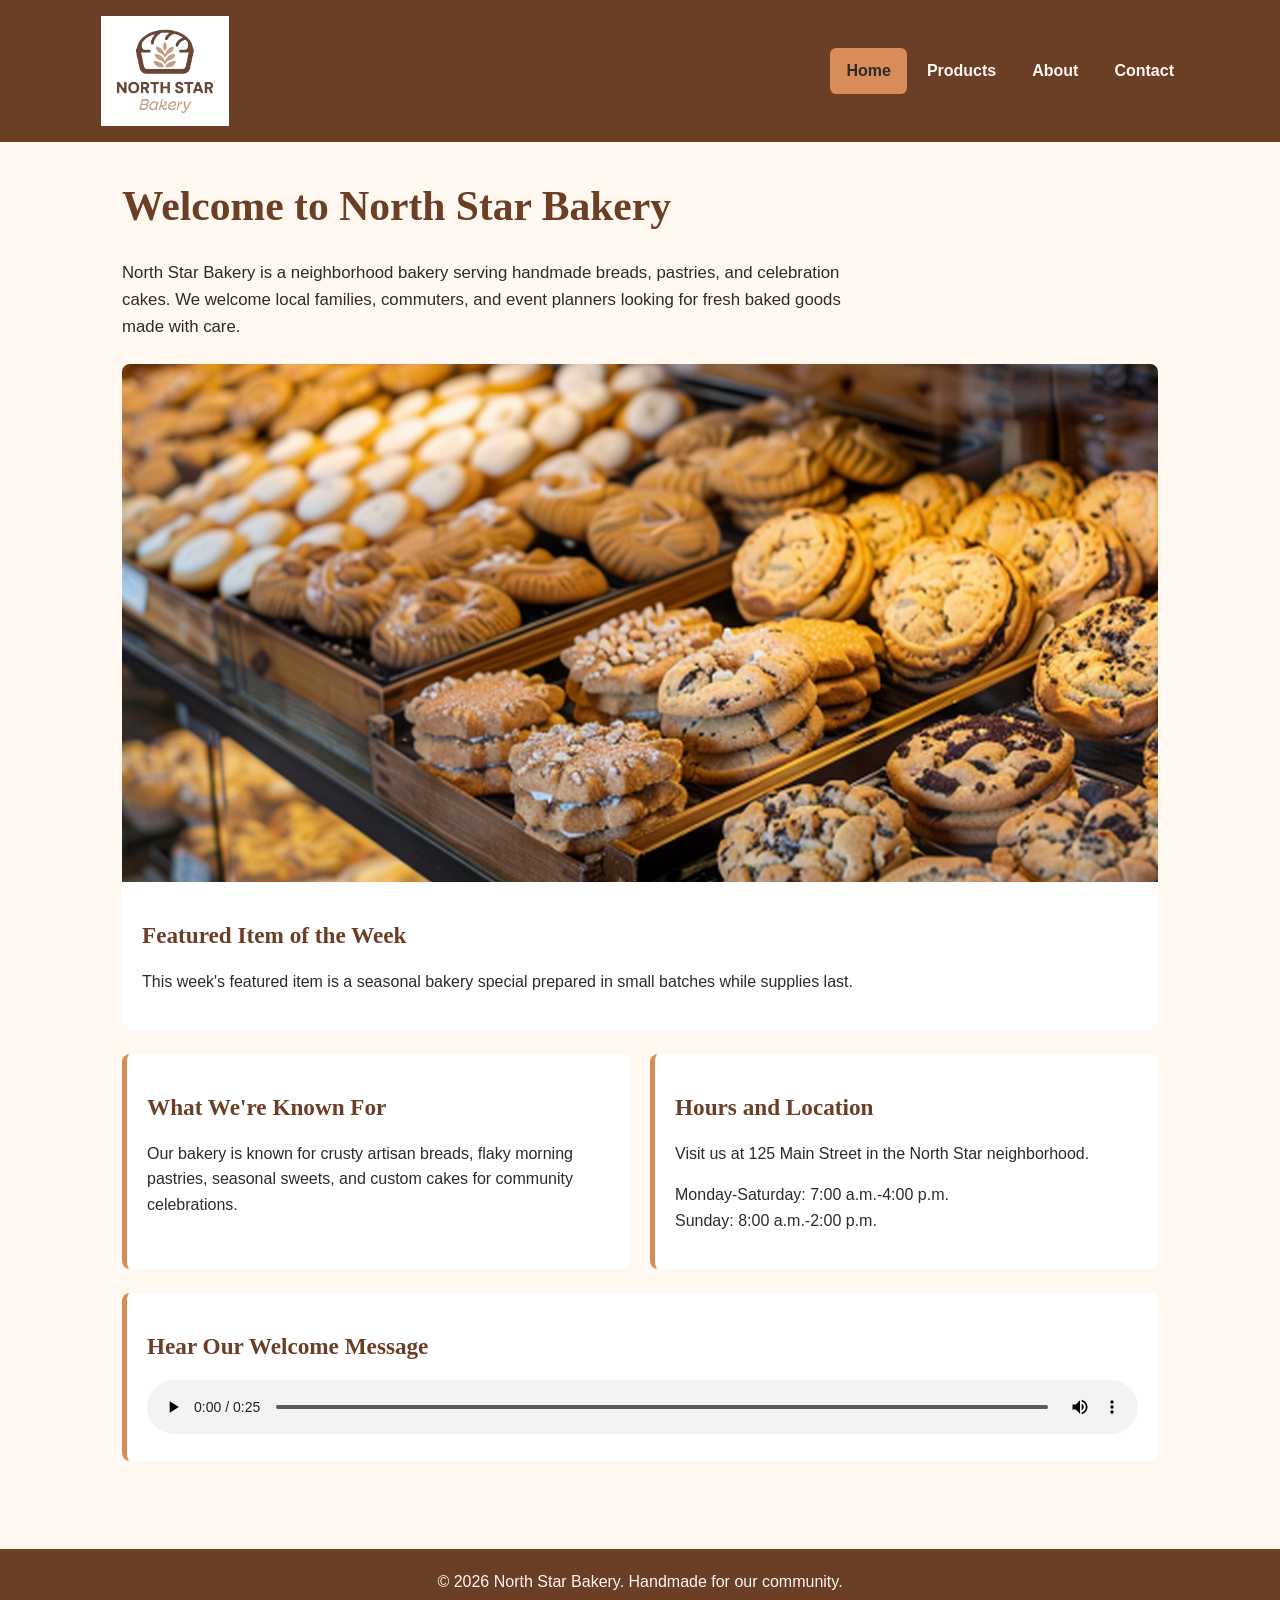
<file: index.html>
<!DOCTYPE html>
<html lang="en">
<head>
    <meta charset="UTF-8">
    <meta name="viewport" content="width=device-width, initial-scale=1.0">
    <title>North Star Bakery | Home</title>
    <link rel="stylesheet" href="styles.css">
</head>
<body>
    <a class="skip-link" href="#main-content">Skip to main content</a>
    <header>
        <div class="header-inner">
            <img class="logo" src="Bakery_c/bakery-logo_c.png" alt="North Star Bakery logo">
            <nav aria-label="Main navigation">
                <ul>
                    <li><a href="index.html" aria-current="page">Home</a></li>
                    <li><a href="products.html">Products</a></li>
                    <li><a href="about.html">About</a></li>
                    <li><a href="contact.html">Contact</a></li>
                </ul>
            </nav>
        </div>
    </header>

    <main id="main-content">
        <h1>Welcome to North Star Bakery</h1>
        <p class="page-intro">North Star Bakery is a neighborhood bakery serving handmade breads, pastries, and celebration cakes. We welcome local families, commuters, and event planners looking for fresh baked goods made with care.</p>

        <section class="hero">
            <picture>
                <source media="(min-width: 800px)" srcset="Bakery_c/bakery-feature-large_c.png">
                <img src="Bakery_c/bakery-feature-small_c.png" alt="Freshly baked featured pastry from North Star Bakery">
            </picture>
            <div class="hero-copy">
                <h2>Featured Item of the Week</h2>
                <p>This week's featured item is a seasonal bakery special prepared in small batches while supplies last.</p>
            </div>
        </section>

        <div class="flex-group">
            <section class="card">
                <h2>What We're Known For</h2>
                <p>Our bakery is known for crusty artisan breads, flaky morning pastries, seasonal sweets, and custom cakes for community celebrations.</p>
            </section>
            <section class="card">
                <h2>Hours and Location</h2>
                <p>Visit us at 125 Main Street in the North Star neighborhood.</p>
                <p>Monday-Saturday: 7:00 a.m.-4:00 p.m.<br>Sunday: 8:00 a.m.-2:00 p.m.</p>
            </section>
        </div>

        <section>
            <h2>Hear Our Welcome Message</h2>
            <audio controls>
                <source src="Bakery_c/bakery-welcome_c.mp3" type="audio/mpeg">
                Your browser does not support the audio element. Please contact North Star Bakery for information about our products and services.
            </audio>
        </section>
    </main>

    <footer><p>&copy; 2026 North Star Bakery. Handmade for our community.</p></footer>
</body>
</html>
</file>
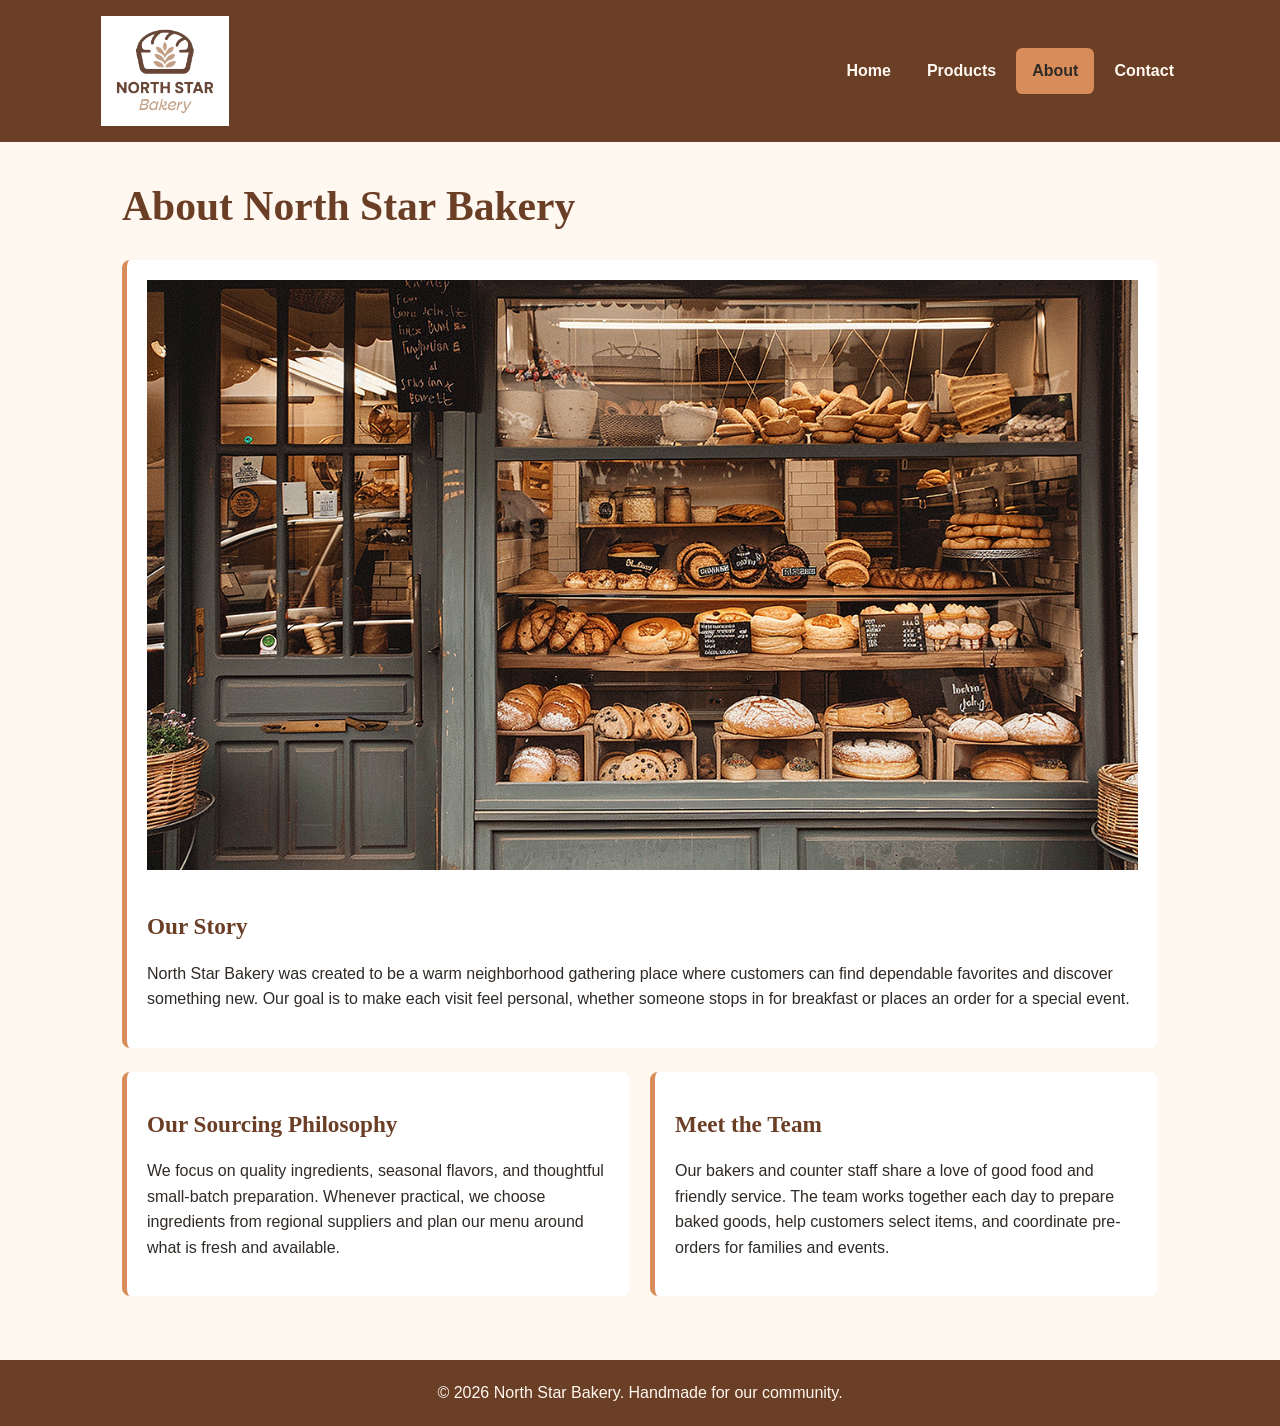
<file: about.html>
<!DOCTYPE html>
<html lang="en">
<head>
    <meta charset="UTF-8">
    <meta name="viewport" content="width=device-width, initial-scale=1.0">
    <title>North Star Bakery | About</title>
    <link rel="stylesheet" href="styles.css">
</head>
<body>
    <a class="skip-link" href="#main-content">Skip to main content</a>
    <header><div class="header-inner">
        <img class="logo" src="Bakery_c/bakery-logo_c.png" alt="North Star Bakery logo">
        <nav aria-label="Main navigation"><ul>
            <li><a href="index.html">Home</a></li><li><a href="products.html">Products</a></li><li><a href="about.html" aria-current="page">About</a></li><li><a href="contact.html">Contact</a></li>
        </ul></nav>
    </div></header>

    <main id="main-content">
        <h1>About North Star Bakery</h1>
        <section class="media-split">
            <img src="Bakery_c/bakery-storefront_c.png" alt="Exterior storefront of North Star Bakery welcoming neighborhood customers">
            <div><h2>Our Story</h2><p>North Star Bakery was created to be a warm neighborhood gathering place where customers can find dependable favorites and discover something new. Our goal is to make each visit feel personal, whether someone stops in for breakfast or places an order for a special event.</p></div>
        </section>

        <div class="flex-group">
            <section class="card"><h2>Our Sourcing Philosophy</h2><p>We focus on quality ingredients, seasonal flavors, and thoughtful small-batch preparation. Whenever practical, we choose ingredients from regional suppliers and plan our menu around what is fresh and available.</p></section>
            <section class="card"><h2>Meet the Team</h2><p>Our bakers and counter staff share a love of good food and friendly service. The team works together each day to prepare baked goods, help customers select items, and coordinate pre-orders for families and events.</p></section>
        </div>
    </main>
    <footer><p>&copy; 2026 North Star Bakery. Handmade for our community.</p></footer>
</body>
</html>
</file>
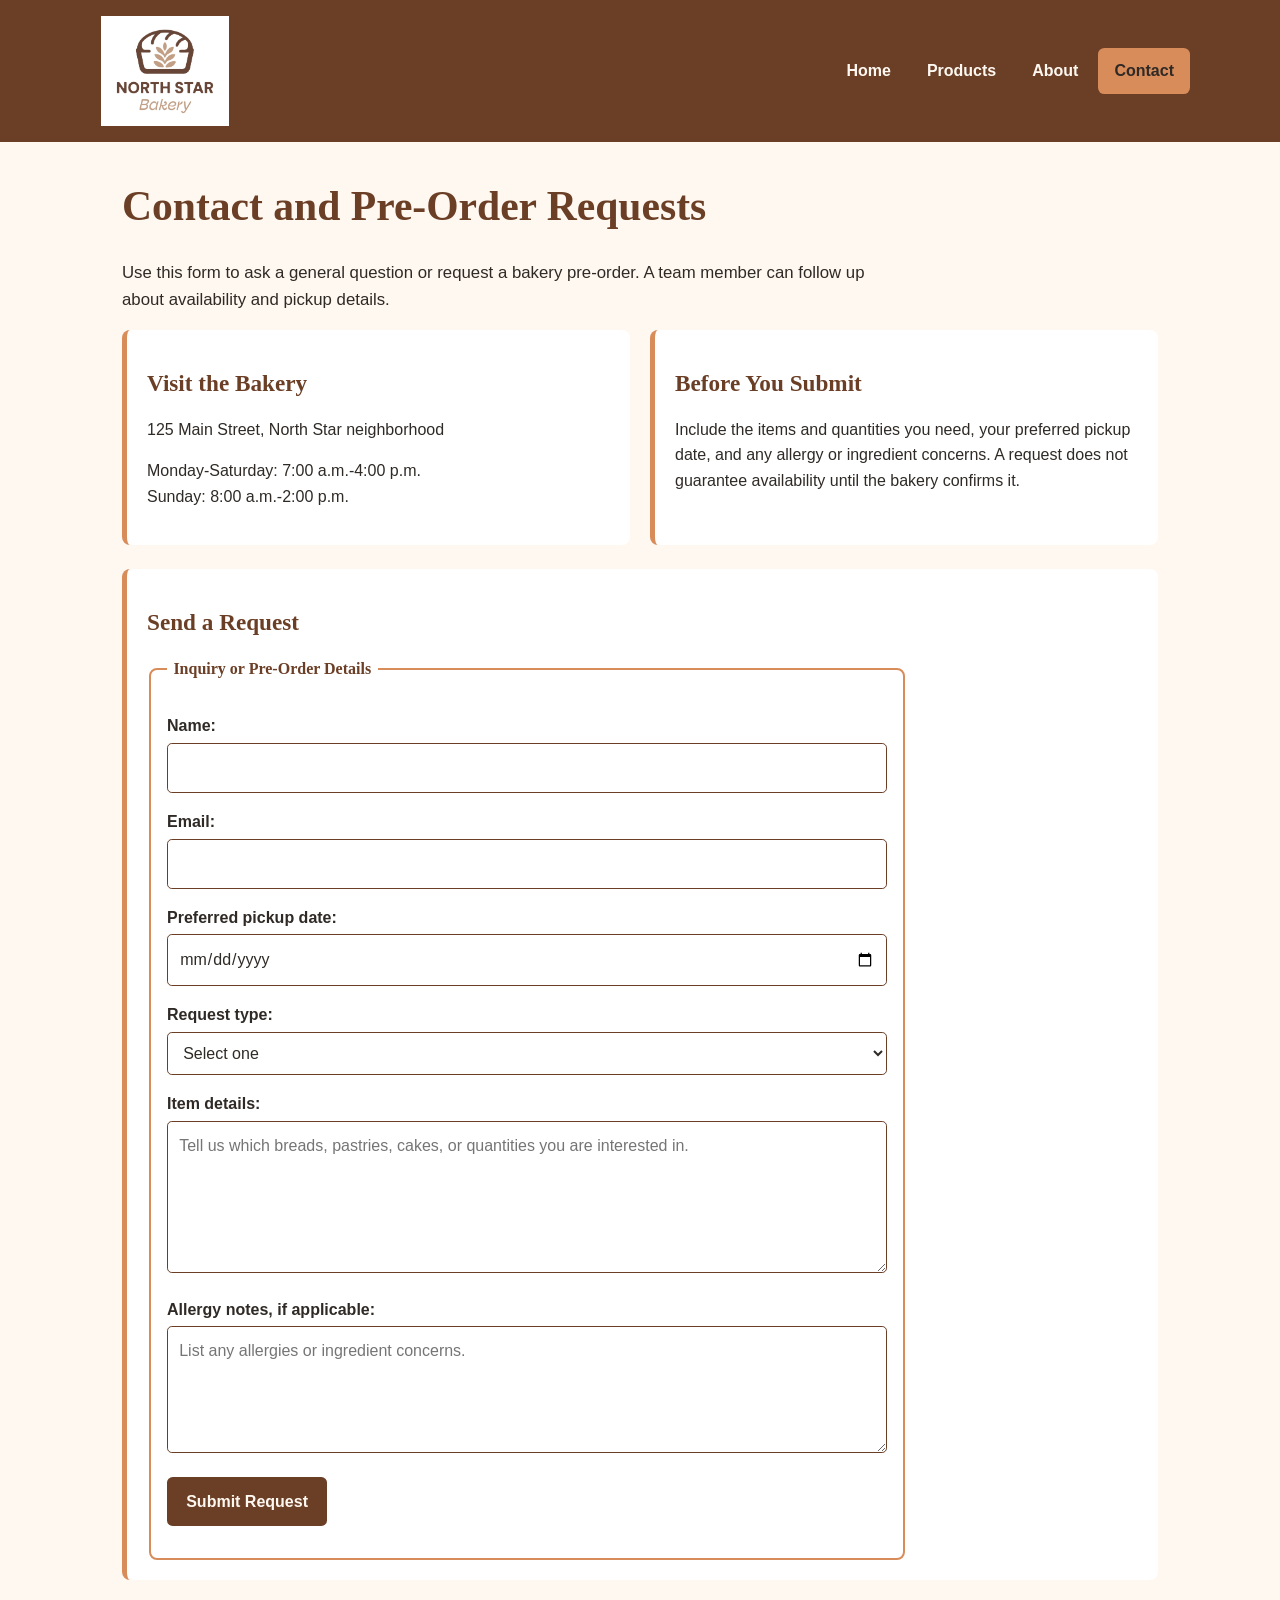
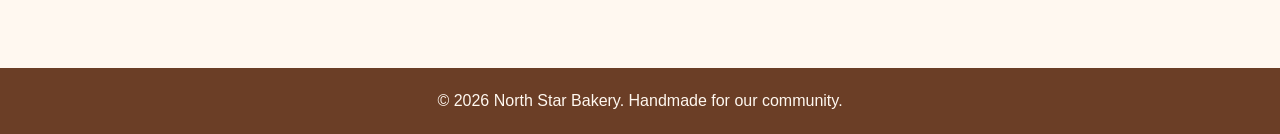
<file: contact.html>
<!DOCTYPE html>
<html lang="en">
<head>
    <meta charset="UTF-8">
    <meta name="viewport" content="width=device-width, initial-scale=1.0">
    <title>North Star Bakery | Contact</title>
    <link rel="stylesheet" href="styles.css">
</head>

<body>
    <a class="skip-link" href="#main-content">Skip to main content</a>

    <header>
        <div class="header-inner">
            <img
                class="logo"
                src="Bakery_c/bakery-logo_c.png"
                alt="North Star Bakery logo">

            <nav aria-label="Main navigation">
                <ul>
                    <li><a href="index.html">Home</a></li>
                    <li><a href="products.html">Products</a></li>
                    <li><a href="about.html">About</a></li>
                    <li>
                        <a href="contact.html" aria-current="page">
                            Contact
                        </a>
                    </li>
                </ul>
            </nav>
        </div>
    </header>

    <main id="main-content">
        <h1>Contact and Pre-Order Requests</h1>

        <p class="page-intro">
            Use this form to ask a general question or request a bakery pre-order.
            A team member can follow up about availability and pickup details.
        </p>

        <div class="flex-group">
            <section class="card">
                <h2>Visit the Bakery</h2>

                <p>
                    125 Main Street, North Star neighborhood
                </p>

                <p>
                    Monday-Saturday: 7:00 a.m.-4:00 p.m.<br>
                    Sunday: 8:00 a.m.-2:00 p.m.
                </p>
            </section>

            <section class="card">
                <h2>Before You Submit</h2>

                <p>
                    Include the items and quantities you need, your preferred pickup
                    date, and any allergy or ingredient concerns. A request does not
                    guarantee availability until the bakery confirms it.
                </p>
            </section>
        </div>

        <section>
            <h2>Send a Request</h2>

            <form id="request-form" action="#" method="post" novalidate>
                <fieldset>
                    <legend>Inquiry or Pre-Order Details</legend>

                    <p>
                        <label for="name">Name:</label>

                        <input
                            type="text"
                            id="name"
                            name="name"
                            required
                            minlength="2"
                            maxlength="60">

                        <span
                            id="name-error"
                            class="error-message"
                            aria-live="polite">
                        </span>
                    </p>

                    <p>
                        <label for="email">Email:</label>

                        <input
                            type="email"
                            id="email"
                            name="email"
                            required>

                        <span
                            id="email-error"
                            class="error-message"
                            aria-live="polite">
                        </span>
                    </p>

                    <p>
                        <label for="pickup-date">Preferred pickup date:</label>

                        <input
                            type="date"
                            id="pickup-date"
                            name="pickup-date"
                            required>

                        <span
                            id="pickup-date-error"
                            class="error-message"
                            aria-live="polite">
                        </span>
                    </p>

                    <p>
                        <label for="request-type">Request type:</label>

                        <select
                            id="request-type"
                            name="request-type"
                            required>

                            <option value="">Select one</option>
                            <option value="pre-order">Pre-order</option>
                            <option value="general-question">
                                General question
                            </option>
                        </select>

                        <span
                            id="request-type-error"
                            class="error-message"
                            aria-live="polite">
                        </span>
                    </p>

                    <p>
                        <label for="item-details">Item details:</label>

                        <textarea
                            id="item-details"
                            name="item-details"
                            rows="5"
                            required
                            minlength="5"
                            maxlength="500"
                            placeholder="Tell us which breads, pastries, cakes, or quantities you are interested in."></textarea>

                        <span
                            id="item-details-error"
                            class="error-message"
                            aria-live="polite">
                        </span>
                    </p>

                    <p>
                        <label for="allergy-notes">
                            Allergy notes, if applicable:
                        </label>

                        <textarea
                            id="allergy-notes"
                            name="allergy-notes"
                            rows="4"
                            maxlength="300"
                            placeholder="List any allergies or ingredient concerns."></textarea>
                    </p>

                    <button type="submit">
                        Submit Request
                    </button>

                    <p
                        id="form-status"
                        aria-live="polite">
                    </p>
                </fieldset>
            </form>
        </section>
    </main>

    <footer>
        <p>
            &copy; 2026 North Star Bakery. Handmade for our community.
        </p>
    </footer>

    <script src="script.js"></script>
</body>
</html>
</file>
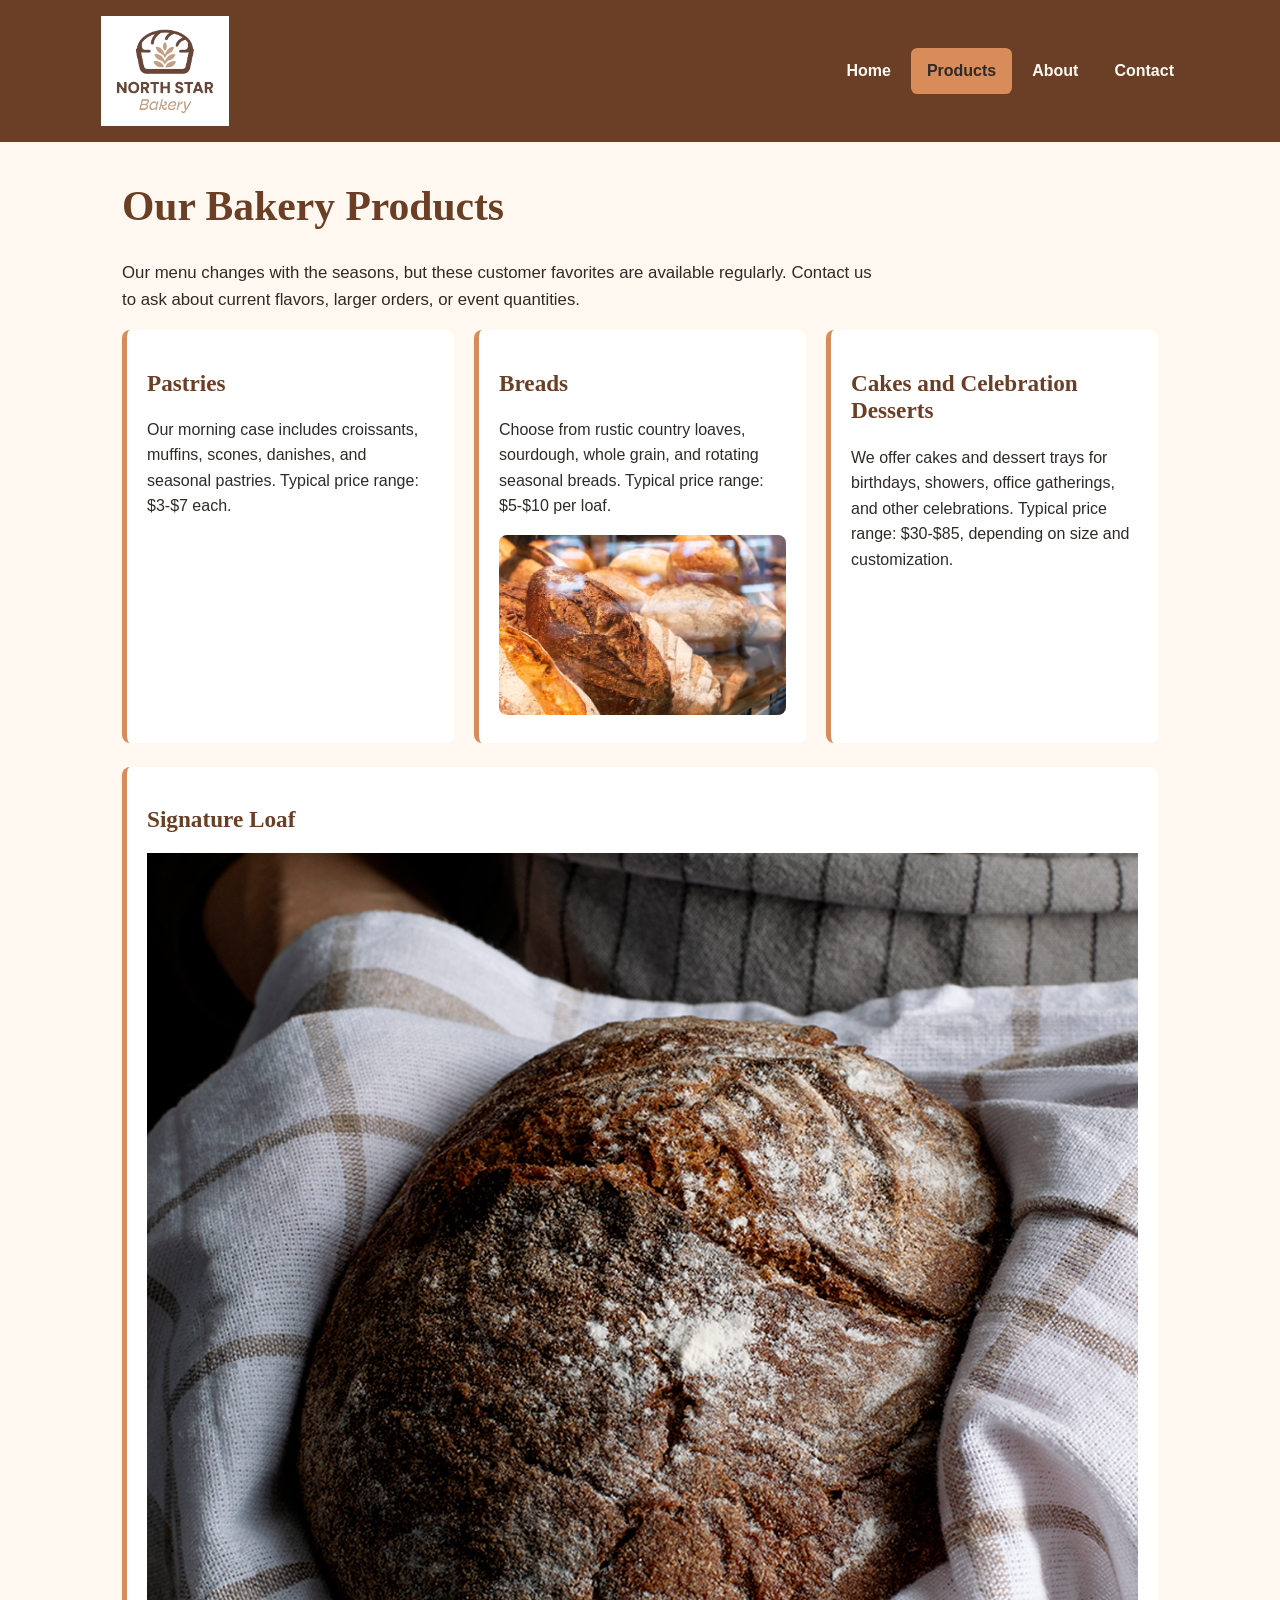
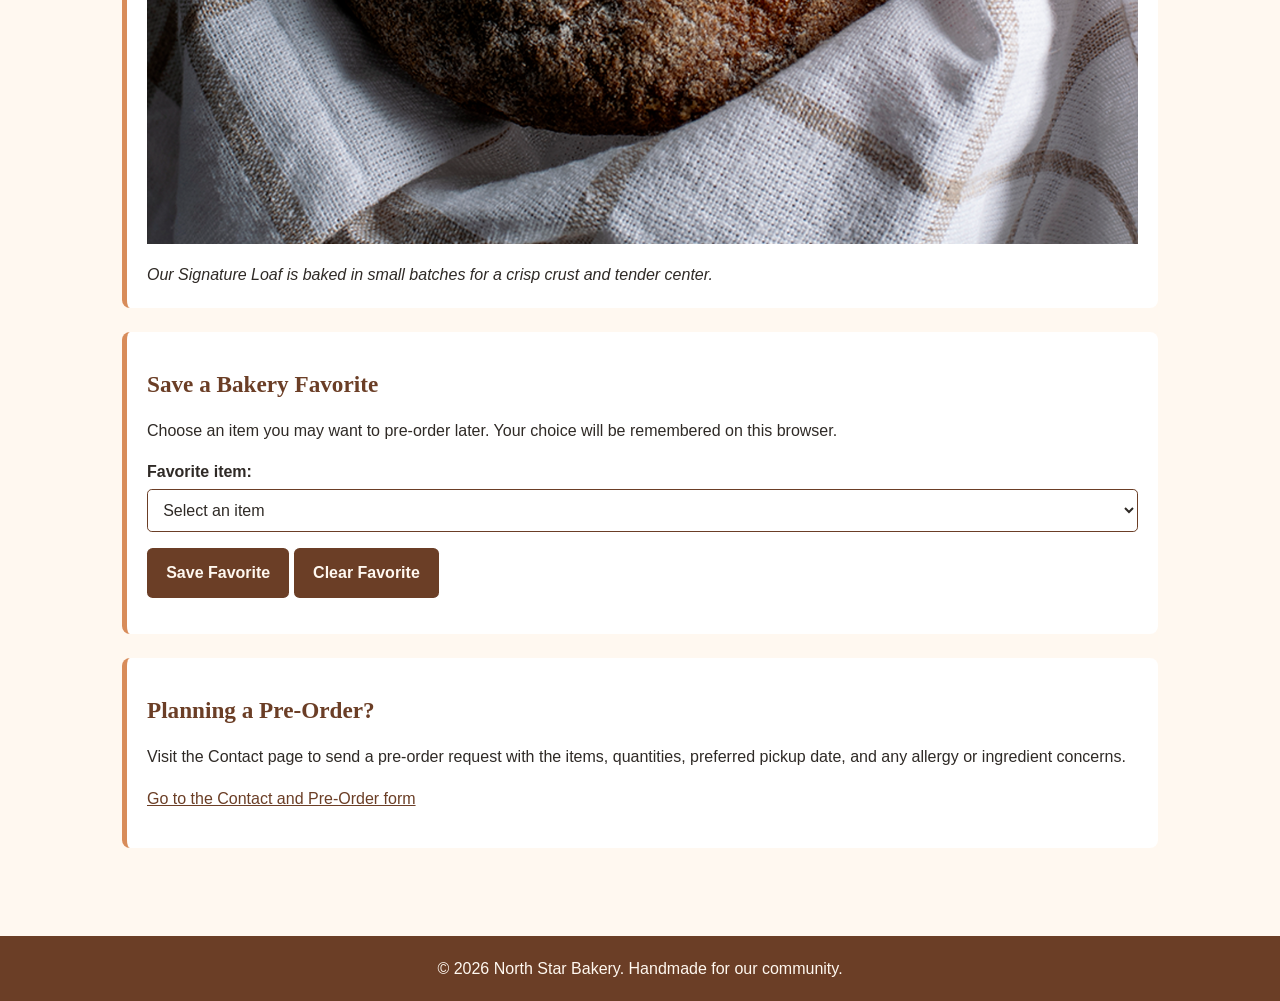
<file: products.html>
<!DOCTYPE html>
<html lang="en">
<head>
    <meta charset="UTF-8">
    <meta name="viewport" content="width=device-width, initial-scale=1.0">
    <title>North Star Bakery | Products</title>
    <link rel="stylesheet" href="styles.css">
</head>

<body>
    <a class="skip-link" href="#main-content">Skip to main content</a>

    <header>
        <div class="header-inner">
            <img
                class="logo"
                src="Bakery_c/bakery-logo_c.png"
                alt="North Star Bakery logo">

            <nav aria-label="Main navigation">
                <ul>
                    <li><a href="index.html">Home</a></li>
                    <li>
                        <a href="products.html" aria-current="page">
                            Products
                        </a>
                    </li>
                    <li><a href="about.html">About</a></li>
                    <li><a href="contact.html">Contact</a></li>
                </ul>
            </nav>
        </div>
    </header>

    <main id="main-content">
        <h1>Our Bakery Products</h1>

        <p class="page-intro">
            Our menu changes with the seasons, but these customer favorites
            are available regularly. Contact us to ask about current flavors,
            larger orders, or event quantities.
        </p>

        <div class="product-grid">

    <section class="card">
        <h2>Pastries</h2>

        <p>
            Our morning case includes croissants, muffins, scones,
            danishes, and seasonal pastries. Typical price range:
            $3-$7 each.
        </p>
    </section>

    <section class="card">
        <h2>Breads</h2>

        <p>
            Choose from rustic country loaves, sourdough, whole grain,
            and rotating seasonal breads. Typical price range:
            $5-$10 per loaf.
        </p>

        <img
            src="Bakery_c/bakery-bread_c.png"
            alt="Assortment of freshly baked artisan bread loaves">
    </section>

    <section class="card">
        <h2>Cakes and Celebration Desserts</h2>

        <p>
            We offer cakes and dessert trays for birthdays, showers,
            office gatherings, and other celebrations. Typical price
            range: $30-$85, depending on size and customization.
        </p>
    </section>

</div>

        <section>
            <h2>Signature Loaf</h2>

            <figure>
                <img
                    src="Bakery_c/bakery-signature-loaf_c.png"
                    alt="North Star Bakery signature artisan loaf with a golden crust">

                <figcaption>
                    Our Signature Loaf is baked in small batches for a crisp
                    crust and tender center.
                </figcaption>
            </figure>
        </section>

        <section class="favorite-section">
            <h2>Save a Bakery Favorite</h2>

            <p>
                Choose an item you may want to pre-order later.
                Your choice will be remembered on this browser.
            </p>

            <p>
                <label for="favorite-item">Favorite item:</label>

                <select id="favorite-item" name="favorite-item">
                    <option value="">Select an item</option>
                </select>
            </p>

            <div class="favorite-actions">
                <button type="button" id="save-favorite">
                    Save Favorite
                </button>

                <button type="button" id="clear-favorite">
                    Clear Favorite
                </button>
            </div>

            <p
                id="favorite-status"
                class="favorite-status"
                aria-live="polite">
            </p>
        </section>

        <section>
            <h2>Planning a Pre-Order?</h2>

            <p>
                Visit the Contact page to send a pre-order request with the
                items, quantities, preferred pickup date, and any allergy or
                ingredient concerns.
            </p>

            <p>
                <a href="contact.html">Go to the Contact and Pre-Order form</a>
            </p>
        </section>
    </main>

    <footer>
        <p>
            &copy; 2026 North Star Bakery. Handmade for our community.
        </p>
    </footer>

    <script src="script.js"></script>
</body>
</html>
</file>
<file: styles.css>
/* North Star Bakery - Touchstone 3 */
:root {
    --cream: #FFF8F0;
    --brown: #6B3E26;
    --peach: #D88C5A;
    --charcoal: #2F2A26;
}

* { box-sizing: border-box; }

body {
    margin: 0;
    background: var(--cream);
    color: var(--charcoal);
    font-family: Arial, Helvetica, sans-serif;
    font-size: 1rem;
    line-height: 1.6;
}

img, video { max-width: 100%; height: auto; }

a { color: var(--brown); }
a:hover, a:focus { color: var(--charcoal); }

.skip-link {
    position: absolute;
    left: -9999px;
    top: 0;
}
.skip-link:focus {
    left: 1rem;
    top: 1rem;
    background: var(--cream);
    color: var(--charcoal);
    padding: .75rem 1rem;
    z-index: 10;
}

header {
    background: var(--brown);
    padding: 1rem;
}

.header-inner {
    max-width: 1100px;
    margin: 0 auto;
    display: flex;
    flex-direction: column;
    align-items: center;
    gap: 1rem;
}

.logo {
    width: 150px;
    max-height: 110px;
    object-fit: contain;
}

nav ul {
    list-style: none;
    margin: 0;
    padding: 0;
    display: flex;
    flex-direction: column;
    gap: .5rem;
    text-align: center;
}

nav a {
    display: block;
    padding: .65rem 1rem;
    border-radius: .4rem;
    color: var(--cream);
    font-weight: 700;
    text-decoration: none;
}

nav a:hover, nav a:focus, nav a[aria-current="page"] {
    background: var(--peach);
    color: var(--charcoal);
}

main {
    max-width: 1100px;
    margin: 0 auto;
    padding: 1.25rem;
}

h1, h2, h3 {
    color: var(--brown);
    font-family: Georgia, "Times New Roman", serif;
    line-height: 1.2;
}

h1 {
    margin-top: .5rem;
    font-size: 2rem;
}

h2 { font-size: 1.45rem; }

.page-intro {
    max-width: 760px;
    font-size: 1.05rem;
}

section {
    margin: 1.5rem 0;
    padding: 1.25rem;
    background: #ffffff;
    border-left: .35rem solid var(--peach);
    border-radius: .5rem;
}

.hero {
    padding: 0;
    overflow: hidden;
    border-left: 0;
}

.hero img {
    display: block;
    width: 100%;
}

.hero-copy { padding: 1.25rem; }

.flex-group, .product-grid {
    display: flex;
    flex-direction: column;
    gap: 1.25rem;
}

.card {
    flex: 1 1 0;
    margin: 0;
}
.product-grid .card img {
    width: 100%;
    height: 180px;
    object-fit: cover;
    border-radius: .5rem;
}

figure { margin: 0; }
figcaption {
    padding-top: .65rem;
    font-style: italic;
}

audio { width: 100%; }

form { max-width: 760px; }
fieldset {
    border: 2px solid var(--peach);
    border-radius: .5rem;
    padding: 1rem;
}
legend {
    color: var(--brown);
    font-family: Georgia, "Times New Roman", serif;
    font-weight: 700;
    padding: 0 .4rem;
}

label { font-weight: 700; }
input, select, textarea {
    width: 100%;
    margin-top: .25rem;
    padding: .7rem;
    border: 1px solid var(--brown);
    border-radius: .3rem;
    font: inherit;
    color: var(--charcoal);
    background: #ffffff;
}
textarea { resize: vertical; }

button {
    border: 0;
    border-radius: .35rem;
    background: var(--brown);
    color: var(--cream);
    padding: .75rem 1.2rem;
    font: inherit;
    font-weight: 700;
    cursor: pointer;
}
button:hover, button:focus {
    background: var(--peach);
    color: var(--charcoal);
}
.error-message {
    display: block;
    color: #8b1e1e;
    font-size: 0.9rem;
    margin-top: 0.25rem;
}

.input-error {
    border: 2px solid #8b1e1e;
}

.favorite-status,
#form-status {
    margin-top: 1rem;
    font-weight: 700;
}

footer {
    background: var(--brown);
    color: var(--cream);
    text-align: center;
    padding: 1.25rem;
    margin-top: 2rem;
}

footer p {
    margin: 0;
}

@media (min-width: 700px) {
    .header-inner {
        flex-direction: row;
        justify-content: space-between;
    }

    nav ul {
        flex-direction: row;
        gap: .25rem;
    }

    main {
        padding: 2rem;
    }

    h1 {
        font-size: 2.6rem;
    }

    .flex-group,
    .product-grid {
        flex-direction: row;
        align-items: stretch;
    }

    .product-grid {
        flex-wrap: wrap;
    }

    .product-grid .card {
        flex: 1 1 30%;
    }

    .media-split {
        display: flex;
        flex-direction: column;
        gap: 1.5rem;
    }

    .media-split img {
        width: 100%;
        height: auto;
    }
}
</file>
